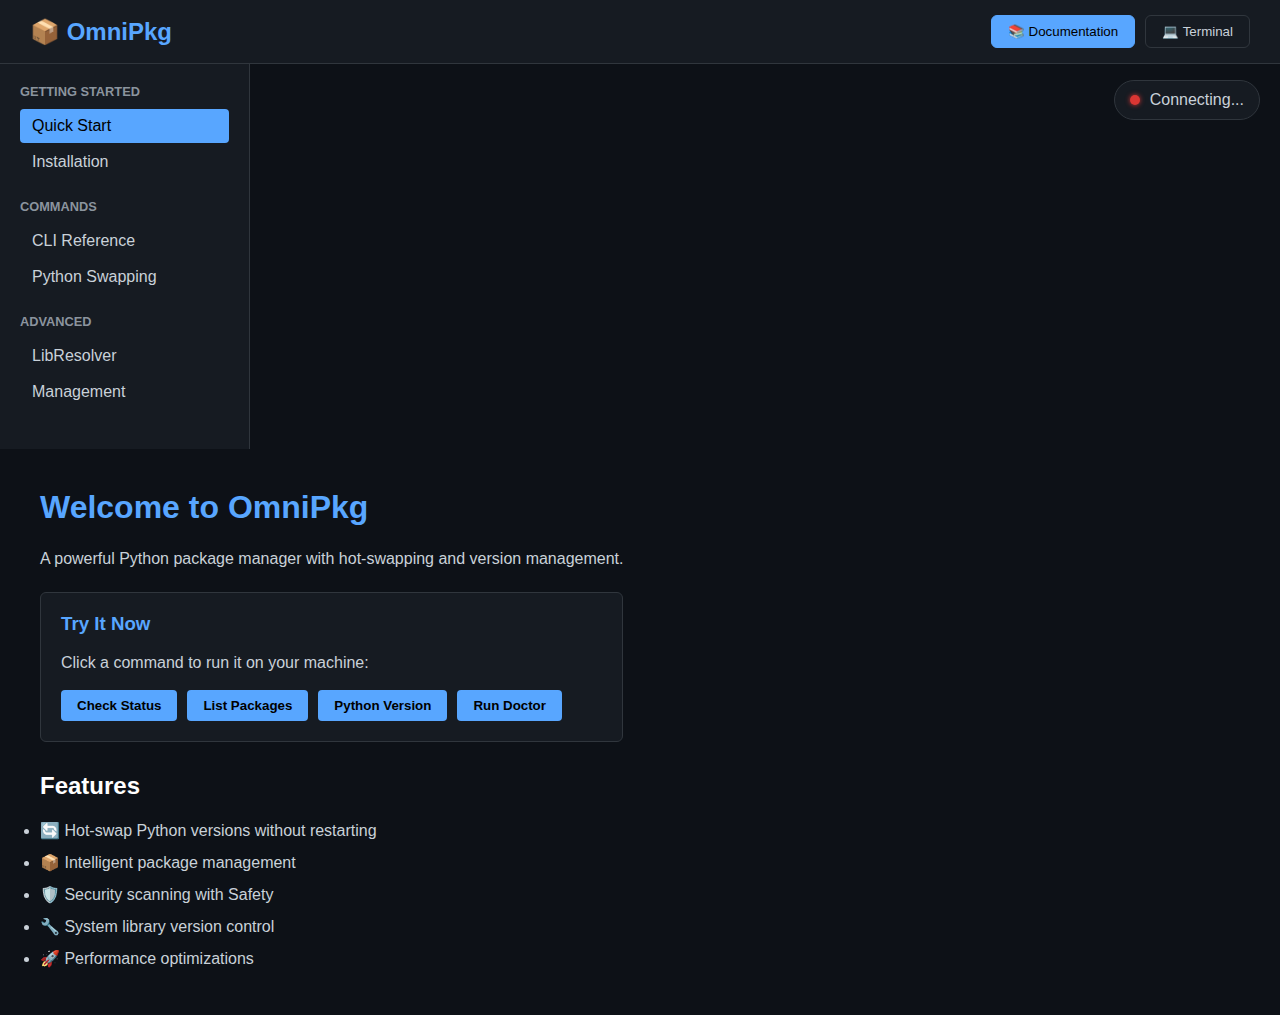
<file: public_site/index.html>
<!DOCTYPE html>
<html lang="en">
<head>
    <meta charset="UTF-8">
    <meta name="viewport" content="width=device-width, initial-scale=1.0">
    <title>OmniPkg - Interactive Documentation</title>
    <style>
        :root {
            --bg: #0d1117;
            --card: #161b22;
            --border: #30363d;
            --text: #c9d1d9;
            --accent: #58a6ff;
            --success: #2ea043;
        }
        * { margin: 0; padding: 0; box-sizing: border-box; }
        body {
            font-family: -apple-system, BlinkMacSystemFont, 'Segoe UI', Roboto, sans-serif;
            background: var(--bg);
            color: var(--text);
        }

        /* Header */
        header {
            background: var(--card);
            border-bottom: 1px solid var(--border);
            padding: 15px 30px;
            display: flex;
            justify-content: space-between;
            align-items: center;
        }
        .logo { font-size: 1.5rem; font-weight: bold; color: var(--accent); }
        .tabs {
            display: flex;
            gap: 10px;
        }
        .tab {
            padding: 8px 16px;
            background: transparent;
            border: 1px solid var(--border);
            border-radius: 6px;
            color: var(--text);
            cursor: pointer;
            transition: all 0.2s;
        }
        .tab:hover, .tab.active {
            background: var(--accent);
            color: #000;
            border-color: var(--accent);
        }

        /* Status */
        .status-bar {
            position: fixed;
            top: 80px;
            right: 20px;
            background: var(--card);
            border: 1px solid var(--border);
            padding: 10px 15px;
            border-radius: 20px;
            display: flex;
            align-items: center;
            gap: 10px;
            z-index: 100;
        }
        .dot {
            width: 10px;
            height: 10px;
            border-radius: 50%;
            background: #da3633;
            box-shadow: 0 0 5px #da3633;
        }
        .dot.connected {
            background: var(--success);
            box-shadow: 0 0 10px var(--success);
        }

        /* Content Area */
        .content {
            display: flex;
            height: calc(100vh - 60px);
        }
        
        /* Sidebar */
        .sidebar {
            width: 250px;
            background: var(--card);
            border-right: 1px solid var(--border);
            overflow-y: auto;
            padding: 20px;
        }
        .nav-section {
            margin-bottom: 20px;
        }
        .nav-title {
            font-size: 0.8rem;
            color: #8b949e;
            text-transform: uppercase;
            margin-bottom: 10px;
            font-weight: bold;
        }
        .nav-item {
            padding: 8px 12px;
            margin: 2px 0;
            border-radius: 4px;
            cursor: pointer;
            transition: all 0.2s;
        }
        .nav-item:hover {
            background: var(--bg);
        }
        .nav-item.active {
            background: var(--accent);
            color: #000;
        }

        /* Main Content */
        .main {
            flex: 1;
            overflow-y: auto;
            padding: 40px;
        }
        .main h1 { color: var(--accent); margin-bottom: 20px; }
        .main h2 { color: #fff; margin: 30px 0 15px; }
        .main p { line-height: 1.6; margin-bottom: 15px; }
        .main code {
            background: var(--card);
            padding: 2px 6px;
            border-radius: 3px;
            font-family: 'Monaco', monospace;
        }
        .main pre {
            background: #000;
            padding: 15px;
            border-radius: 6px;
            overflow-x: auto;
            margin: 15px 0;
        }

        /* Interactive Command Buttons */
        .command-demo {
            background: var(--card);
            border: 1px solid var(--border);
            border-radius: 6px;
            padding: 20px;
            margin: 20px 0;
        }
        .command-demo h3 {
            color: var(--accent);
            margin-bottom: 15px;
        }
        .cmd-buttons {
            display: flex;
            gap: 10px;
            flex-wrap: wrap;
        }
        .cmd-btn {
            padding: 8px 16px;
            background: var(--accent);
            color: #000;
            border: none;
            border-radius: 4px;
            cursor: pointer;
            font-weight: bold;
            transition: all 0.2s;
        }
        .cmd-btn:hover {
            opacity: 0.8;
        }
        .cmd-btn:disabled {
            background: var(--border);
            color: #666;
            cursor: not-allowed;
        }
        
        .output-box {
            background: #000;
            padding: 15px;
            border-radius: 6px;
            margin-top: 15px;
            max-height: 300px;
            overflow-y: auto;
            font-family: 'Monaco', monospace;
            font-size: 0.9rem;
            white-space: pre-wrap;
            color: #00ff88;
        }

        /* Terminal Tab */
        .terminal-container {
            display: none;
            padding: 20px;
        }
        .terminal-container.active {
            display: block;
        }
        .terminal-window {
            background: #000;
            border: 1px solid var(--border);
            border-radius: 8px;
            max-width: 900px;
            margin: 0 auto;
        }
        .terminal-header {
            background: var(--card);
            padding: 10px 15px;
            border-bottom: 1px solid var(--border);
            display: flex;
            gap: 8px;
        }
        .traffic-light {
            width: 12px;
            height: 12px;
            border-radius: 50%;
        }
        .red { background: #ff5f56; }
        .yellow { background: #ffbd2e; }
        .green { background: #27c93f; }
        .terminal-body {
            height: 400px;
            padding: 20px;
            overflow-y: auto;
            font-family: 'Monaco', monospace;
            color: #c9d1d9;
        }
        .terminal-input {
            display: flex;
            border-top: 1px solid var(--border);
            background: var(--card);
            padding: 10px;
        }
        .terminal-input input {
            flex: 1;
            background: transparent;
            border: none;
            color: #fff;
            font-family: 'Monaco', monospace;
            font-size: 1rem;
            outline: none;
            margin-left: 10px;
        }
    </style>
</head>
<body>

<header>
    <div class="logo">📦 OmniPkg</div>
    <div class="tabs">
        <button class="tab active" onclick="switchTab('docs')">📚 Documentation</button>
        <button class="tab" onclick="switchTab('terminal')">💻 Terminal</button>
    </div>
</header>

<div class="status-bar">
    <div id="statusDot" class="dot"></div>
    <span id="statusText">Connecting...</span>
</div>

<div class="content">
    <!-- Docs View -->
    <div id="docsView" class="docs-view">
        <div class="sidebar">
            <div class="nav-section">
                <div class="nav-title">Getting Started</div>
                <div class="nav-item active" onclick="loadDoc('getting-started')">Quick Start</div>
                <div class="nav-item" onclick="loadDoc('installation')">Installation</div>
            </div>
            <div class="nav-section">
                <div class="nav-title">Commands</div>
                <div class="nav-item" onclick="loadDoc('cli-reference')">CLI Reference</div>
                <div class="nav-item" onclick="loadDoc('python-swapping')">Python Swapping</div>
            </div>
            <div class="nav-section">
                <div class="nav-title">Advanced</div>
                <div class="nav-item" onclick="loadDoc('libresolver')">LibResolver</div>
                <div class="nav-item" onclick="loadDoc('management')">Management</div>
            </div>
        </div>

        <div class="main" id="docContent">
            <h1>Welcome to OmniPkg</h1>
            <p>A powerful Python package manager with hot-swapping and version management.</p>
            
            <div class="command-demo">
                <h3>Try It Now</h3>
                <p>Click a command to run it on your machine:</p>
                <div class="cmd-buttons">
                    <button class="cmd-btn" onclick="runCommand('status')">Check Status</button>
                    <button class="cmd-btn" onclick="runCommand('list')">List Packages</button>
                    <button class="cmd-btn" onclick="runCommand('python --version')">Python Version</button>
                    <button class="cmd-btn" onclick="runCommand('doctor')">Run Doctor</button>
                </div>
                <div id="cmdOutput" class="output-box" style="display:none;"></div>
            </div>

            <h2>Features</h2>
            <ul style="line-height: 2;">
                <li>🔄 Hot-swap Python versions without restarting</li>
                <li>📦 Intelligent package management</li>
                <li>🛡️ Security scanning with Safety</li>
                <li>🔧 System library version control</li>
                <li>🚀 Performance optimizations</li>
            </ul>
        </div>
    </div>

    <!-- Terminal View -->
    <div id="terminalView" class="terminal-container">
        <div class="terminal-window">
            <div class="terminal-header">
                <div class="traffic-light red"></div>
                <div class="traffic-light yellow"></div>
                <div class="traffic-light green"></div>
            </div>
            <div id="terminalBody" class="terminal-body">
                <div style="color: #888">// Waiting for bridge connection...</div>
            </div>
            <div class="terminal-input">
                <span style="color: #00ff88;">omnipkg $</span>
                <input type="text" id="terminalInput" placeholder="Enter command...">
            </div>
        </div>
    </div>
</div>

<script>
    // Configuration
    const WORKER_URL = 'https://omnipkg.1minds3t.workers.dev';
    let PORT = 5000;
    let isConnected = false;

    // Get port from URL hash
    if (window.location.hash) {
        const val = parseInt(window.location.hash.substring(1));
        if (!isNaN(val) && val > 1024) PORT = val;
    }

    // Analytics Tracking (Privacy-Safe)
    async function trackEvent(eventType, eventName, metadata = {}) {
        try {
            await fetch(`${WORKER_URL}/analytics/track`, {
                method: 'POST',
                headers: { 'Content-Type': 'application/json' },
                body: JSON.stringify({
                    event_type: eventType,
                    event_name: eventName,
                    page: window.location.pathname,
                    metadata: metadata
                })
            });
        } catch (e) {
            console.log('Analytics unavailable');
        }
    }

    // Track page view
    trackEvent('page_view', 'docs');

    // UI Functions
    function switchTab(tab) {
        document.querySelectorAll('.tab').forEach(t => t.classList.remove('active'));
        event.target.classList.add('active');
        
        if (tab === 'docs') {
            document.getElementById('docsView').style.display = 'flex';
            document.getElementById('terminalView').classList.remove('active');
        } else {
            document.getElementById('docsView').style.display = 'none';
            document.getElementById('terminalView').classList.add('active');
        }
        
        trackEvent('button_click', `tab_${tab}`);
    }

    function loadDoc(docName) {
        document.querySelectorAll('.nav-item').forEach(i => i.classList.remove('active'));
        event.target.classList.add('active');
        
        // In production, load actual markdown content from /docs
        // For now, show placeholder
        document.getElementById('docContent').innerHTML = `
            <h1>${docName.replace('-', ' ')}</h1>
            <p>Loading documentation...</p>
            <p>In production, this will load content from your MkDocs markdown files.</p>
        `;
        
        trackEvent('page_view', docName);
    }

    // Bridge Connection
    async function checkHealth() {
        try {
            const res = await fetch(`${WORKER_URL}/proxy`, {
                method: 'POST',
                headers: { 'Content-Type': 'application/json' },
                body: JSON.stringify({
                    port: PORT,
                    endpoint: '/health',
                    method: 'GET'
                })
            });
            
            if (res.ok) {
                if (!isConnected) {
                    isConnected = true;
                    document.getElementById('statusDot').classList.add('connected');
                    document.getElementById('statusText').textContent = `Connected (Port ${PORT})`;
                    document.querySelectorAll('.cmd-btn').forEach(btn => btn.disabled = false);
                }
            }
        } catch (e) {
            if (isConnected) {
                isConnected = false;
                document.getElementById('statusDot').classList.remove('connected');
                document.getElementById('statusText').textContent = 'Disconnected';
                document.querySelectorAll('.cmd-btn').forEach(btn => btn.disabled = true);
            }
        }
    }

    // Run Command
    async function runCommand(cmd) {
        const outputBox = document.getElementById('cmdOutput');
        outputBox.style.display = 'block';
        outputBox.textContent = `> ${cmd}\n\nExecuting...`;
        
        trackEvent('button_click', `cmd_${cmd.split(' ')[0]}`);
        
        try {
            const res = await fetch(`${WORKER_URL}/proxy`, {
                method: 'POST',
                headers: { 'Content-Type': 'application/json' },
                body: JSON.stringify({
                    port: PORT,
                    endpoint: '/run',
                    method: 'POST',
                    data: { command: cmd }
                })
            });
            
            const data = await res.json();
            outputBox.textContent = `> ${cmd}\n\n${data.output || 'No output'}`;
        } catch (e) {
            outputBox.textContent = `> ${cmd}\n\n❌ Error: ${e.message}`;
        }
    }

    // Terminal Input
    document.getElementById('terminalInput')?.addEventListener('keypress', async (e) => {
        if (e.key === 'Enter') {
            const cmd = e.target.value.trim();
            if (cmd) {
                const terminal = document.getElementById('terminalBody');
                terminal.innerHTML += `\n> ${cmd}\n`;
                
                await runCommand(cmd);
                e.target.value = '';
            }
        }
    });

    // Start health check polling
    setInterval(checkHealth, 3000);
    checkHealth();
</script>

</body>
</html>
</file>
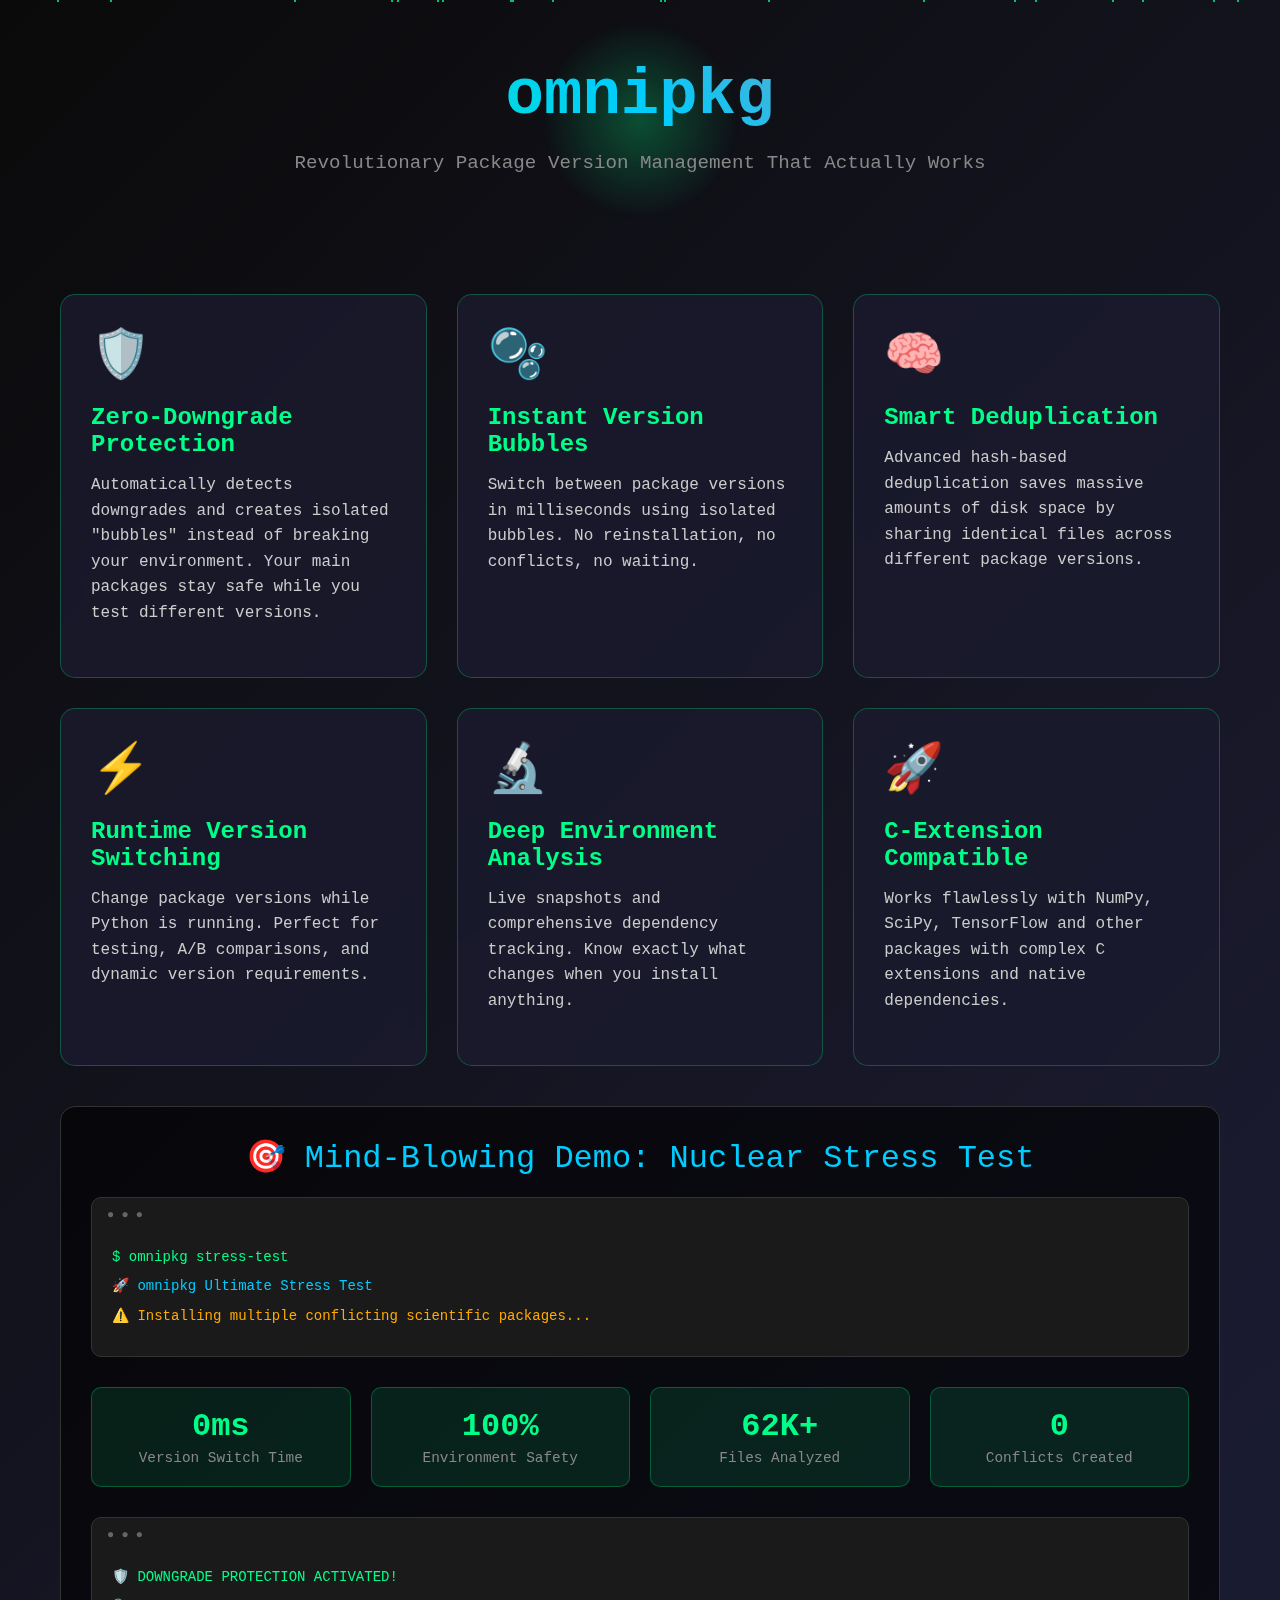
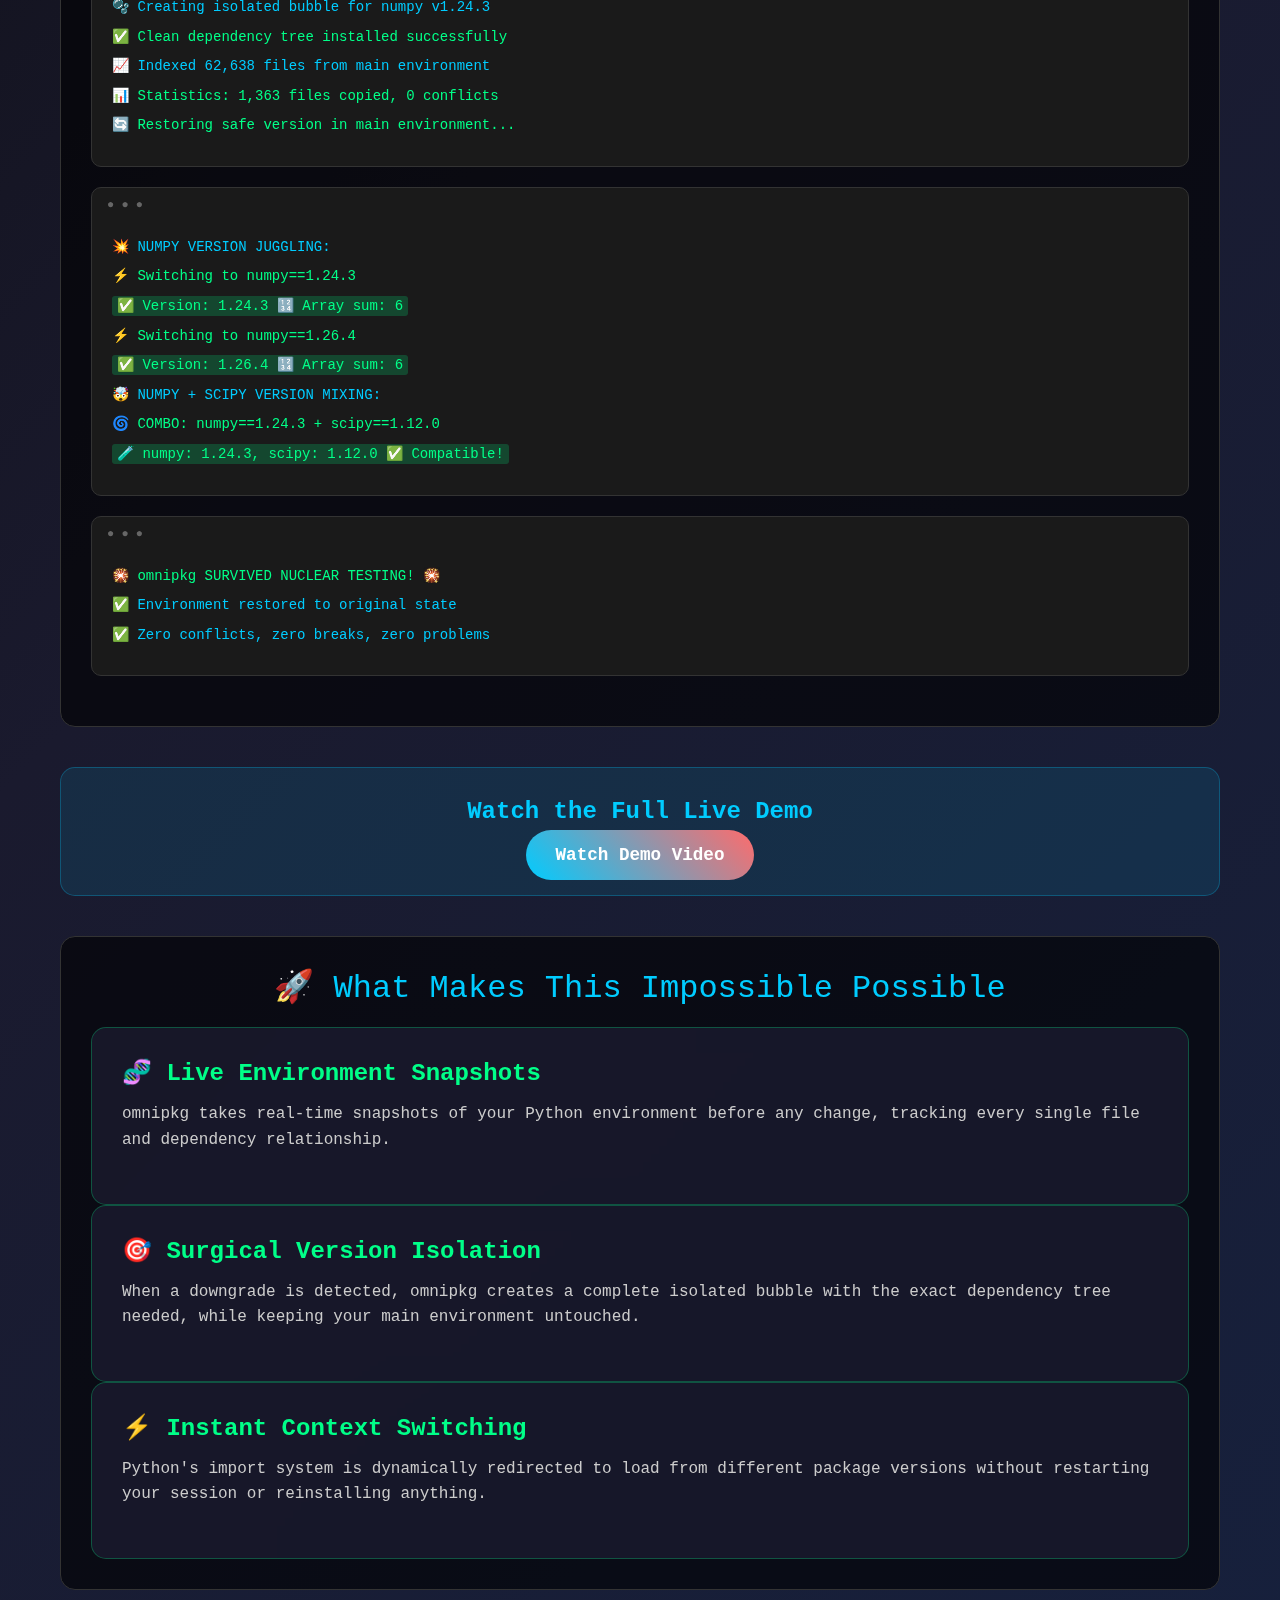
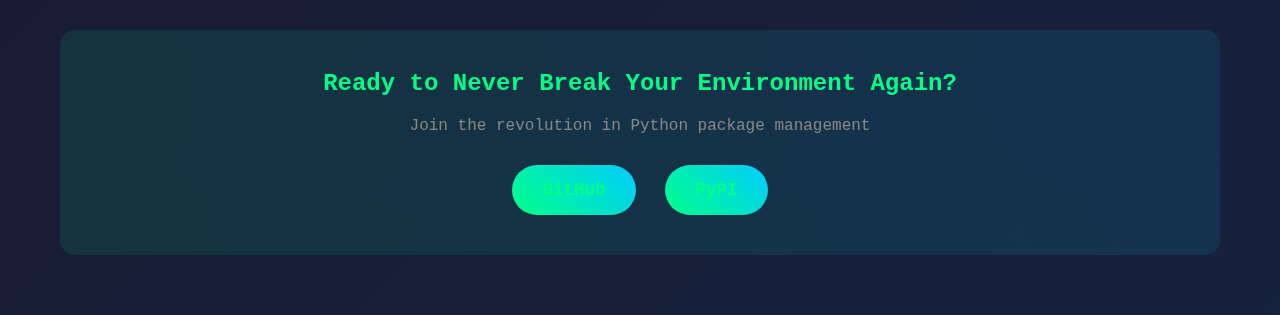
<file: templates/index.html>
<!DOCTYPE html>

<html lang="en">
<head>
    <meta charset="UTF-8">
    <meta name="viewport" content="width=device-width, initial-scale=1.0">
    <title>omnipkg - Revolutionary Package Management</title>
    <style>
        * {
            margin: 0;
            padding: 0;
            box-sizing: border-box;
        }

    body {
        font-family: 'Monaco', 'Consolas', monospace;
        background: linear-gradient(135deg, #0a0a0a 0%, #1a1a2e 50%, #16213e 100%);
        color: #00ff88;
        overflow-x: hidden;
        min-height: 100vh;
    }

    .container {
        max-width: 1200px;
        margin: 0 auto;
        padding: 20px;
    }

    .hero {
        text-align: center;
        padding: 40px 0;
        position: relative;
    }

    .hero::before {
        content: '';
        position: absolute;
        top: 0;
        left: 50%;
        transform: translateX(-50%);
        width: 200px;
        height: 200px;
        background: radial-gradient(circle, #00ff8844 0%, transparent 70%);
        border-radius: 50%;
        animation: pulse 3s ease-in-out infinite;
    }

    @keyframes pulse {
        0%, 100% { transform: translateX(-50%) scale(1); opacity: 0.5; }
        50% { transform: translateX(-50%) scale(1.2); opacity: 0.8; }
    }

    .logo {
        font-size: 4rem;
        font-weight: bold;
        background: linear-gradient(45deg, #00ff88, #00ccff, #ff6b6b);
        -webkit-background-clip: text;
        -webkit-text-fill-color: transparent;
        background-clip: text;
        margin-bottom: 20px;
        position: relative;
        z-index: 1;
    }

    .tagline {
        font-size: 1.2rem;
        color: #888;
        margin-bottom: 40px;
        position: relative;
        z-index: 1;
    }

    .features-grid {
        display: grid;
        grid-template-columns: repeat(auto-fit, minmax(350px, 1fr));
        gap: 30px;
        margin: 40px 0;
    }

    .feature-card {
        background: rgba(26, 26, 46, 0.8);
        border: 1px solid #00ff8844;
        border-radius: 15px;
        padding: 30px;
        position: relative;
        transition: all 0.3s ease;
        backdrop-filter: blur(10px);
    }

    .feature-card:hover {
        transform: translateY(-10px);
        box-shadow: 0 20px 40px rgba(0, 255, 136, 0.2);
        border-color: #00ff88;
    }

    .feature-icon {
        font-size: 3rem;
        margin-bottom: 20px;
        display: block;
    }

    .feature-title {
        font-size: 1.5rem;
        color: #00ff88;
        margin-bottom: 15px;
        font-weight: bold;
    }

    .feature-description {
        color: #ccc;
        line-height: 1.6;
        margin-bottom: 20px;
    }

    .demo-section {
        background: rgba(0, 0, 0, 0.6);
        border-radius: 15px;
        padding: 30px;
        margin: 40px 0;
        border: 1px solid #333;
    }

    .demo-title {
        font-size: 2rem;
        color: #00ccff;
        margin-bottom: 20px;
        text-align: center;
    }

    .terminal {
        background: #1a1a1a;
        border-radius: 10px;
        padding: 20px;
        margin: 20px 0;
        border: 1px solid #333;
        position: relative;
        overflow-x: auto;
    }

    .terminal::before {
        content: '● ● ●';
        position: absolute;
        top: 10px;
        left: 15px;
        color: #666;
        font-size: 12px;
    }

    .terminal-content {
        margin-top: 30px;
        font-family: 'Monaco', monospace;
        font-size: 14px;
        line-height: 1.4;
    }

    .cmd-line {
        margin: 10px 0;
    }

    .prompt {
        color: #00ff88;
    }

    .success {
        color: #00ff88;
    }

    .warning {
        color: #ffaa00;
    }

    .info {
        color: #00ccff;
    }

    .error {
        color: #ff6b6b;
    }

    .highlight {
        background: rgba(0, 255, 136, 0.2);
        padding: 2px 5px;
        border-radius: 3px;
    }

    .stats-grid {
        display: grid;
        grid-template-columns: repeat(auto-fit, minmax(200px, 1fr));
        gap: 20px;
        margin: 30px 0;
    }

    .stat-card {
        background: rgba(0, 255, 136, 0.1);
        border: 1px solid #00ff8844;
        border-radius: 10px;
        padding: 20px;
        text-align: center;
    }

    .stat-number {
        font-size: 2rem;
        font-weight: bold;
        color: #00ff88;
        display: block;
    }

    .stat-label {
        color: #888;
        font-size: 0.9rem;
        margin-top: 5px;
    }

    .cta-section {
        text-align: center;
        padding: 40px 0;
        background: linear-gradient(45deg, rgba(0, 255, 136, 0.1), rgba(0, 204, 255, 0.1));
        border-radius: 15px;
        margin: 40px 0;
    }

    .cta-button {
        display: inline-block;
        background: linear-gradient(45deg, #00ff88, #00ccff);
        color: #000;
        padding: 15px 30px;
        border-radius: 25px;
        text-decoration: none;
        font-weight: bold;
        font-size: 1.1rem;
        transition: all 0.3s ease;
        border: none;
        cursor: pointer;
    }
    
    /* New styles for the additional CTA buttons */
    .cta-links a {
        display: inline-block;
        margin: 0 10px;
        color: #00ff88;
        font-size: 1.1rem;
        text-decoration: none;
        transition: color 0.3s ease;
    }

    .cta-links a:hover {
        color: #00ccff;
    }

    .cta-button:hover {
        transform: scale(1.05);
        box-shadow: 0 10px 20px rgba(0, 255, 136, 0.3);
    }
    
    .demo-link-section {
        background: rgba(0, 204, 255, 0.1);
        border: 1px solid #00ccff44;
        border-radius: 15px;
        padding: 30px;
        margin: 40px 0;
        text-align: center;
    }

    .demo-link-section h2 {
        color: #00ccff;
        margin-bottom: 20px;
    }

    .demo-link-button {
        background: linear-gradient(45deg, #00ccff, #ff6b6b);
        color: #fff;
        padding: 15px 30px;
        border-radius: 25px;
        text-decoration: none;
        font-weight: bold;
        font-size: 1.1rem;
        transition: all 0.3s ease;
        border: none;
        cursor: pointer;
    }
    
    .demo-link-button:hover {
        transform: scale(1.05);
        box-shadow: 0 10px 20px rgba(0, 204, 255, 0.3);
    }

    .floating-particles {
        position: fixed;
        top: 0;
        left: 0;
        width: 100%;
        height: 100%;
        pointer-events: none;
        z-index: -1;
    }

    .particle {
        position: absolute;
        width: 2px;
        height: 2px;
        background: #00ff88;
        border-radius: 50%;
        animation: float 6s ease-in-out infinite;
    }

    @keyframes float {
        0%, 100% { transform: translateY(0px) rotate(0deg); opacity: 0; }
        50% { transform: translateY(-100px) rotate(180deg); opacity: 1; }
    }
</style>
</head>
<body>
    <div class="floating-particles" id="particles"></div>

<div class="container">
    <div class="hero">
        <div class="logo">omnipkg</div>
        <div class="tagline">Revolutionary Package Version Management That Actually Works</div>
    </div>

    <div class="features-grid">
        <div class="feature-card">
            <div class="feature-icon">🛡️</div>
            <div class="feature-title">Zero-Downgrade Protection</div>
            <div class="feature-description">
                Automatically detects downgrades and creates isolated "bubbles" instead of breaking your environment. 
                Your main packages stay safe while you test different versions.
            </div>
        </div>

        <div class="feature-card">
            <div class="feature-icon">🫧</div>
            <div class="feature-title">Instant Version Bubbles</div>
            <div class="feature-description">
                Switch between package versions in milliseconds using isolated bubbles. 
                No reinstallation, no conflicts, no waiting.
            </div>
        </div>

        <div class="feature-card">
            <div class="feature-icon">🧠</div>
            <div class="feature-title">Smart Deduplication</div>
            <div class="feature-description">
                Advanced hash-based deduplication saves massive amounts of disk space by 
                sharing identical files across different package versions.
            </div>
        </div>

        <div class="feature-card">
            <div class="feature-icon">⚡</div>
            <div class="feature-title">Runtime Version Switching</div>
            <div class="feature-description">
                Change package versions while Python is running. Perfect for testing, 
                A/B comparisons, and dynamic version requirements.
            </div>
        </div>

        <div class="feature-card">
            <div class="feature-icon">🔬</div>
            <div class="feature-title">Deep Environment Analysis</div>
            <div class="feature-description">
                Live snapshots and comprehensive dependency tracking. 
                Know exactly what changes when you install anything.
            </div>
        </div>

        <div class="feature-card">
            <div class="feature-icon">🚀</div>
            <div class="feature-title">C-Extension Compatible</div>
            <div class="feature-description">
                Works flawlessly with NumPy, SciPy, TensorFlow and other packages 
                with complex C extensions and native dependencies.
            </div>
        </div>
    </div>

    <div class="demo-section">
        <div class="demo-title">🎯 Mind-Blowing Demo: Nuclear Stress Test</div>
        
        <div class="terminal">
            <div class="terminal-content">
                <div class="cmd-line"><span class="prompt">$</span> omnipkg stress-test</div>
                <div class="cmd-line"><span class="info">🚀 omnipkg Ultimate Stress Test</span></div>
                <div class="cmd-line"><span class="warning">⚠️  Installing multiple conflicting scientific packages...</span></div>
            </div>
        </div>

        <div class="stats-grid">
            <div class="stat-card">
                <span class="stat-number">0ms</span>
                <div class="stat-label">Version Switch Time</div>
            </div>
            <div class="stat-card">
                <span class="stat-number">100%</span>
                <div class="stat-label">Environment Safety</div>
            </div>
            <div class="stat-card">
                <span class="stat-number">62K+</span>
                <div class="stat-label">Files Analyzed</div>
            </div>
            <div class="stat-card">
                <span class="stat-number">0</span>
                <div class="stat-label">Conflicts Created</div>
            </div>
        </div>

        <div class="terminal">
            <div class="terminal-content">
                <div class="cmd-line"><span class="success">🛡️  DOWNGRADE PROTECTION ACTIVATED!</span></div>
                <div class="cmd-line"><span class="info">🫧 Creating isolated bubble for numpy v1.24.3</span></div>
                <div class="cmd-line"><span class="success">    ✅ Clean dependency tree installed successfully</span></div>
                <div class="cmd-line"><span class="info">    📈 Indexed 62,638 files from main environment</span></div>
                <div class="cmd-line"><span class="success">    📊 Statistics: 1,363 files copied, 0 conflicts</span></div>
                <div class="cmd-line"><span class="success">🔄 Restoring safe version in main environment...</span></div>
            </div>
        </div>

        <div class="terminal">
            <div class="terminal-content">
                <div class="cmd-line"><span class="info">💥 NUMPY VERSION JUGGLING:</span></div>
                <div class="cmd-line"><span class="success">⚡ Switching to numpy==1.24.3</span></div>
                <div class="cmd-line"><span class="highlight">   ✅ Version: 1.24.3 🔢 Array sum: 6</span></div>
                <div class="cmd-line"><span class="success">⚡ Switching to numpy==1.26.4</span></div>
                <div class="cmd-line"><span class="highlight">   ✅ Version: 1.26.4 🔢 Array sum: 6</span></div>
                <div class="cmd-line"></div>
                <div class="cmd-line"><span class="info">🤯 NUMPY + SCIPY VERSION MIXING:</span></div>
                <div class="cmd-line"><span class="success">🌀 COMBO: numpy==1.24.3 + scipy==1.12.0</span></div>
                <div class="cmd-line"><span class="highlight">   🧪 numpy: 1.24.3, scipy: 1.12.0 ✅ Compatible!</span></div>
            </div>
        </div>

        <div class="terminal">
            <div class="terminal-content">
                <div class="cmd-line"><span class="success">🎇 omnipkg SURVIVED NUCLEAR TESTING! 🎇</span></div>
                <div class="cmd-line"><span class="info">✅ Environment restored to original state</span></div>
                <div class="cmd-line"><span class="info">✅ Zero conflicts, zero breaks, zero problems</span></div>
            </div>
        </div>
    </div>

    <div class="demo-link-section">
        <h2>Watch the Full Live Demo</h2>
        <a href="https://imgur.com/gallery/omnipkg-demo-v1-0-4-IWBGBTl" class="demo-link-button">Watch Demo Video</a>
    </div>

    <div class="demo-section">
        <div class="demo-title">🚀 What Makes This Impossible Possible</div>
        
        <div class="feature-card">
            <div class="feature-title">🧬 Live Environment Snapshots</div>
            <div class="feature-description">
                omnipkg takes real-time snapshots of your Python environment before any change, 
                tracking every single file and dependency relationship.
            </div>
        </div>

        <div class="feature-card">
            <div class="feature-title">🎯 Surgical Version Isolation</div>
            <div class="feature-description">
                When a downgrade is detected, omnipkg creates a complete isolated bubble with 
                the exact dependency tree needed, while keeping your main environment untouched.
            </div>
        </div>

        <div class="feature-card">
            <div class="feature-title">⚡ Instant Context Switching</div>
            <div class="feature-description">
                Python's import system is dynamically redirected to load from different 
                package versions without restarting your session or reinstalling anything.
            </div>
        </div>
    </div>

    <div class="cta-section">
        <h2 style="color: #00ff88; margin-bottom: 20px;">Ready to Never Break Your Environment Again?</h2>
        <p style="color: #888; margin-bottom: 30px;">Join the revolution in Python package management</p>
        <div class="cta-links">
            <a href="https://github.com/1minds3t/omnipkg" class="cta-button">GitHub</a>
            <a href="https://pypi.org/project/omnipkg/" class="cta-button">PyPI</a>
        </div>
    </div>
</div>

<script>
    // Create floating particles
    function createParticles() {
        const container = document.getElementById('particles');
        const particleCount = 20;

        for (let i = 0; i < particleCount; i++) {
            const particle = document.createElement('div');
            particle.className = 'particle';
            particle.style.left = Math.random() * 100 + '%';
            particle.style.animationDelay = Math.random() * 6 + 's';
            particle.style.animationDuration = (3 + Math.random() * 6) + 's';
            container.appendChild(particle);
        }
    }

    document.addEventListener('DOMContentLoaded', createParticles);

    // Add some interactive hover effects
    document.querySelectorAll('.feature-card').forEach(card => {
        card.addEventListener('mouseenter', function() {
            this.style.transform = 'translateY(-10px) scale(1.02)';
        });
        
        card.addEventListener('mouseleave', function() {
            this.style.transform = 'translateY(0) scale(1)';
        });
    });
</script>

</body>
</html>
</file>
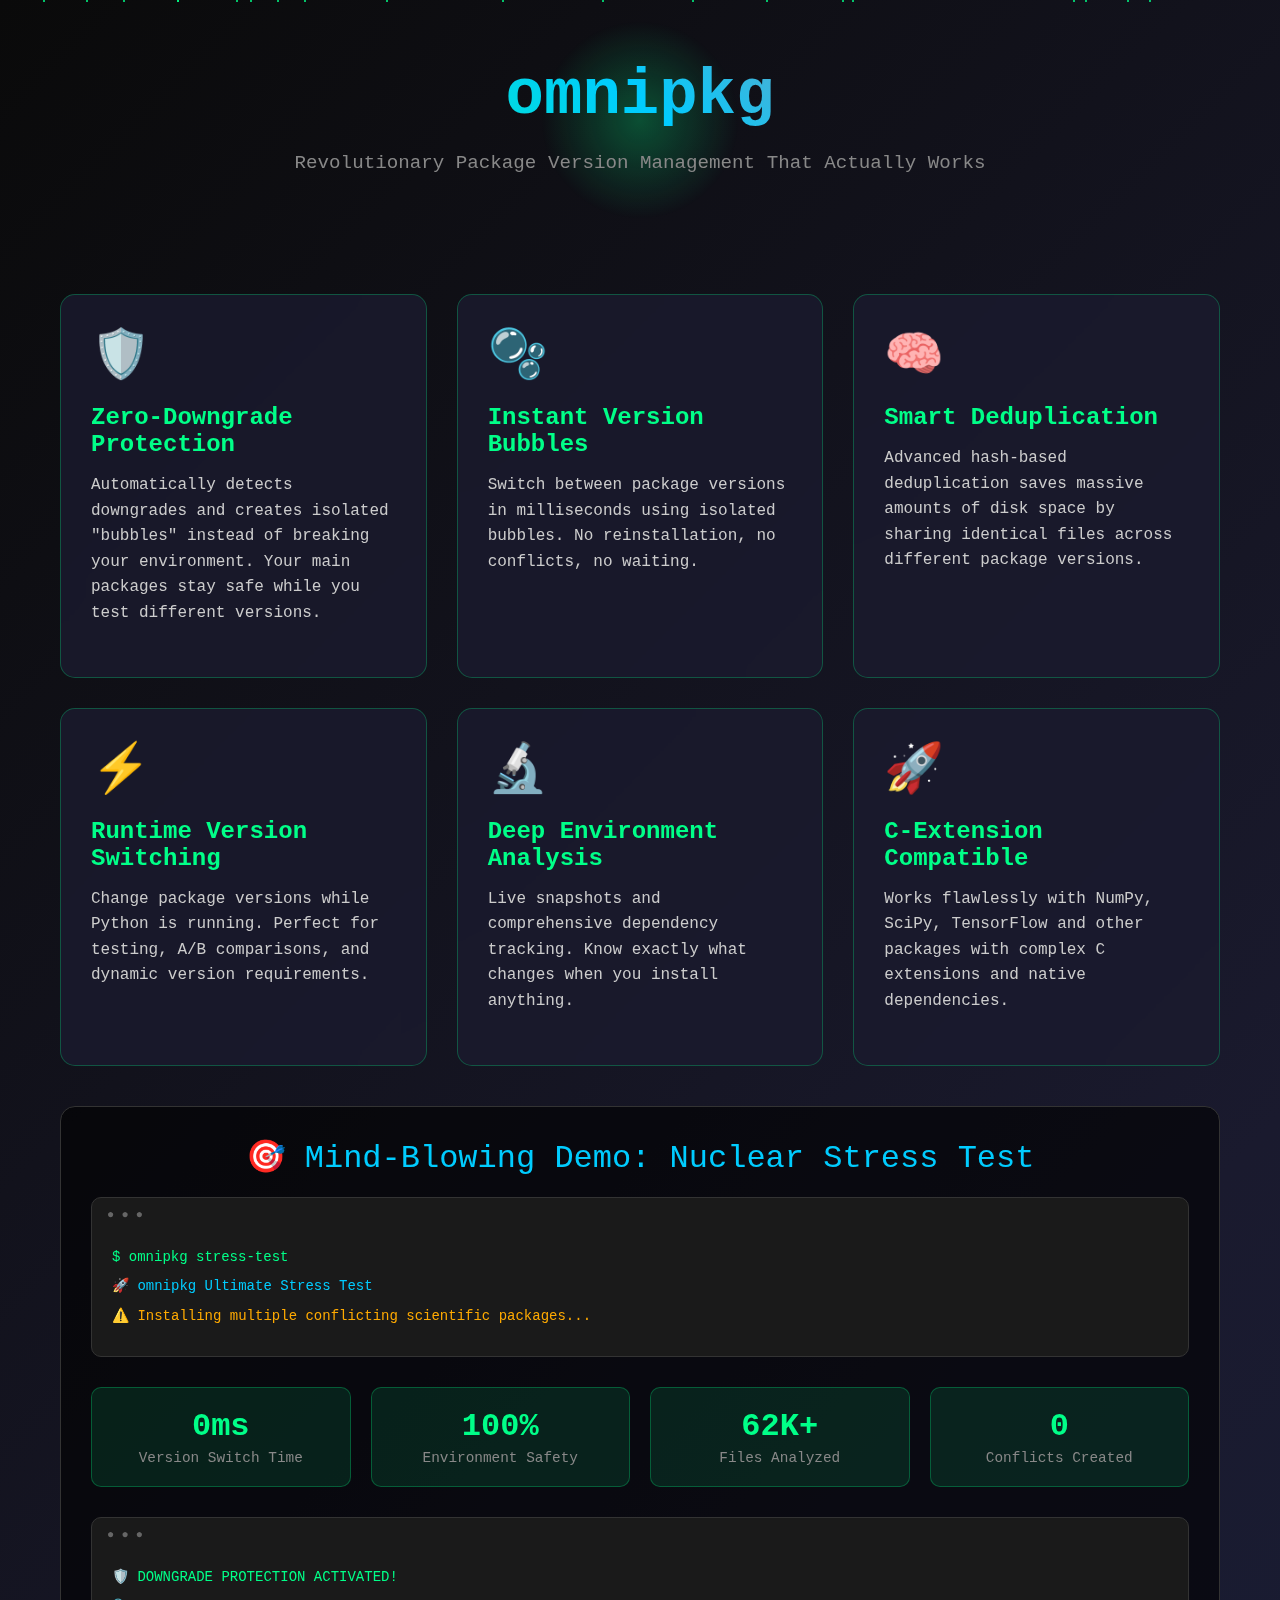
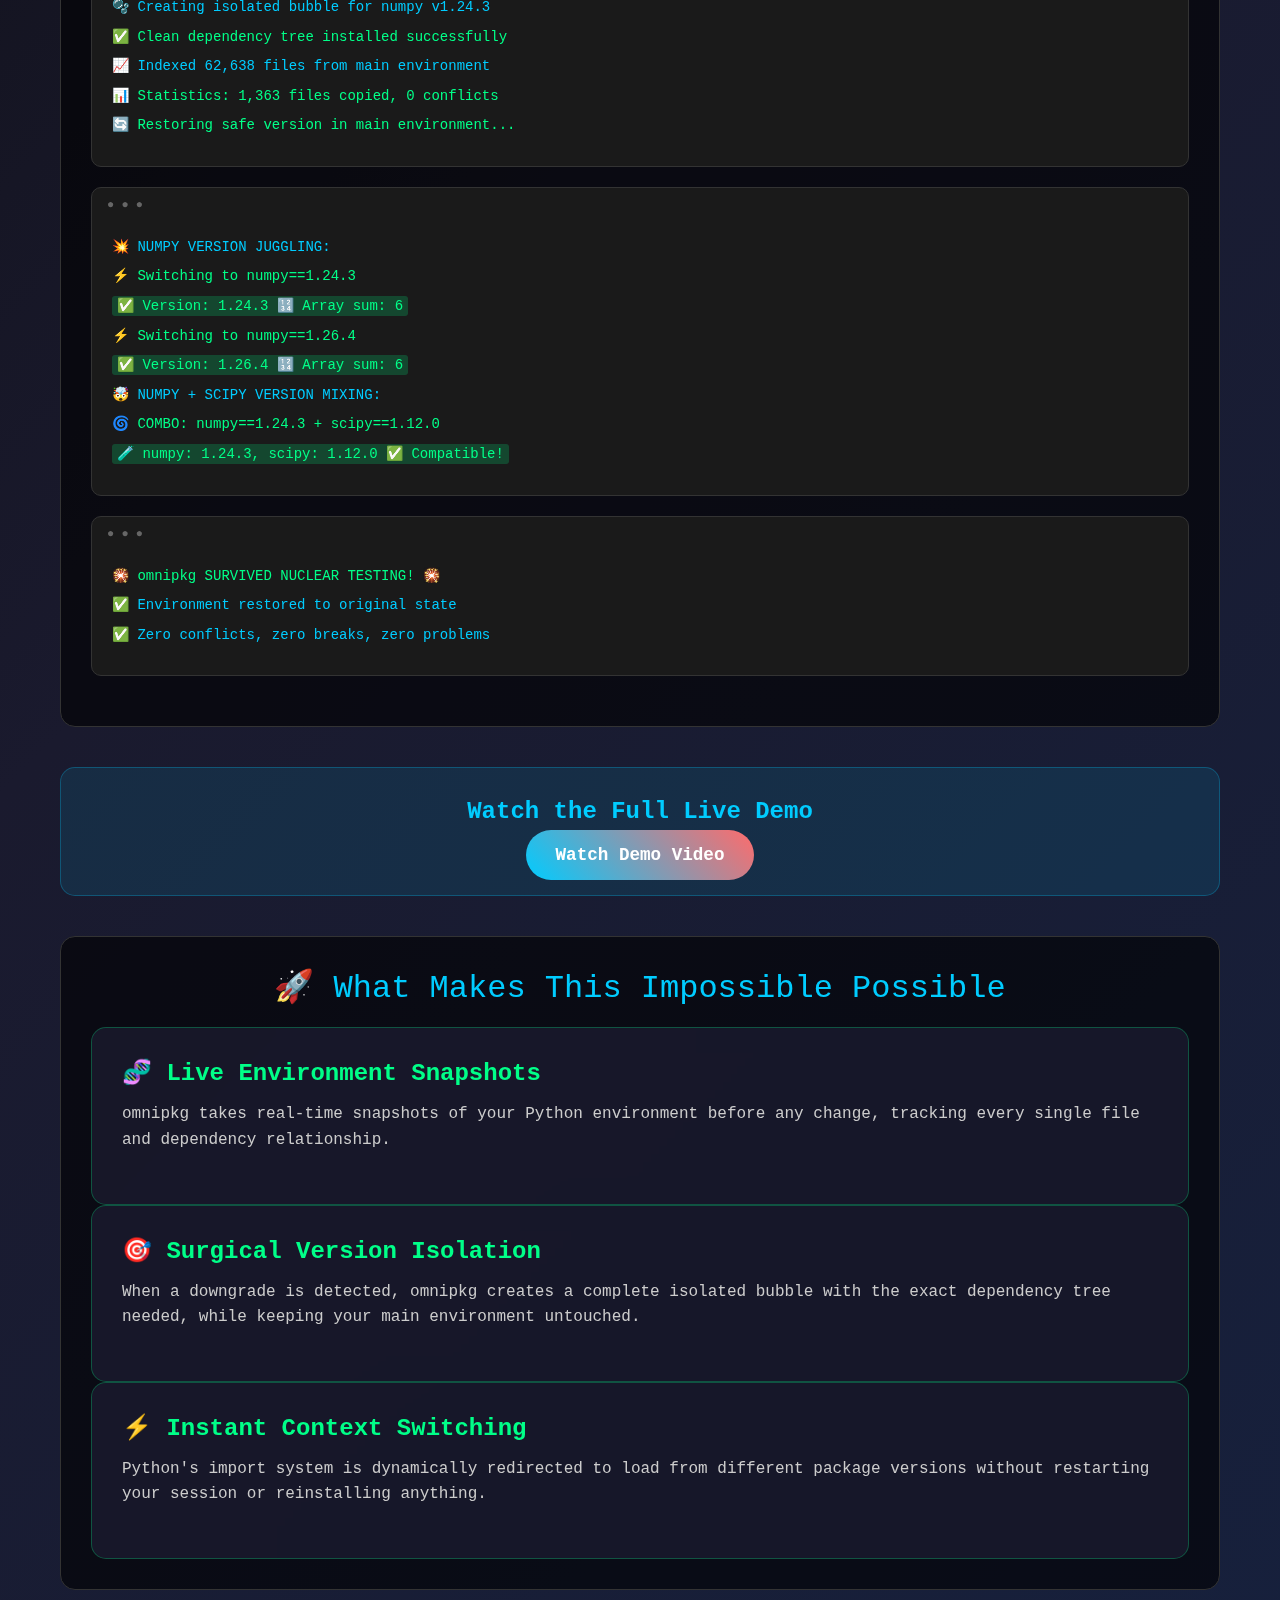
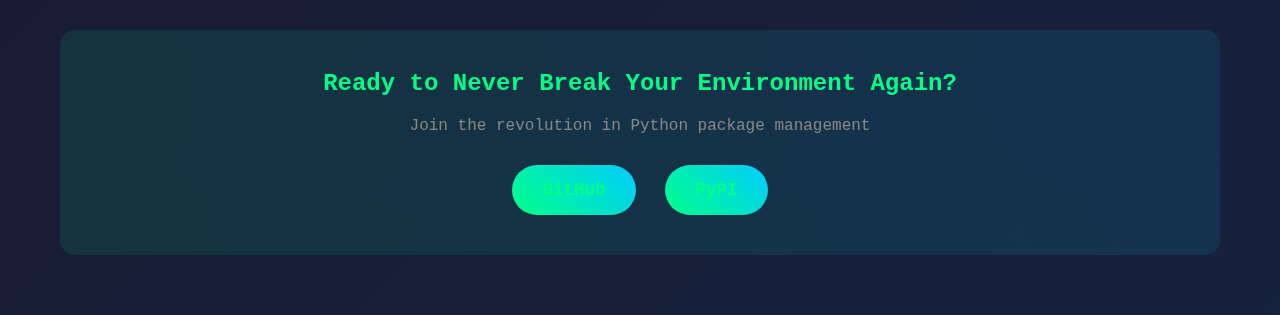
<file: newfeatures/newfeatures2/templates/index.html>
<!DOCTYPE html>

<html lang="en">
<head>
    <meta charset="UTF-8">
    <meta name="viewport" content="width=device-width, initial-scale=1.0">
    <title>omnipkg - Revolutionary Package Management</title>
    <style>
        * {
            margin: 0;
            padding: 0;
            box-sizing: border-box;
        }

    body {
        font-family: 'Monaco', 'Consolas', monospace;
        background: linear-gradient(135deg, #0a0a0a 0%, #1a1a2e 50%, #16213e 100%);
        color: #00ff88;
        overflow-x: hidden;
        min-height: 100vh;
    }

    .container {
        max-width: 1200px;
        margin: 0 auto;
        padding: 20px;
    }

    .hero {
        text-align: center;
        padding: 40px 0;
        position: relative;
    }

    .hero::before {
        content: '';
        position: absolute;
        top: 0;
        left: 50%;
        transform: translateX(-50%);
        width: 200px;
        height: 200px;
        background: radial-gradient(circle, #00ff8844 0%, transparent 70%);
        border-radius: 50%;
        animation: pulse 3s ease-in-out infinite;
    }

    @keyframes pulse {
        0%, 100% { transform: translateX(-50%) scale(1); opacity: 0.5; }
        50% { transform: translateX(-50%) scale(1.2); opacity: 0.8; }
    }

    .logo {
        font-size: 4rem;
        font-weight: bold;
        background: linear-gradient(45deg, #00ff88, #00ccff, #ff6b6b);
        -webkit-background-clip: text;
        -webkit-text-fill-color: transparent;
        background-clip: text;
        margin-bottom: 20px;
        position: relative;
        z-index: 1;
    }

    .tagline {
        font-size: 1.2rem;
        color: #888;
        margin-bottom: 40px;
        position: relative;
        z-index: 1;
    }

    .features-grid {
        display: grid;
        grid-template-columns: repeat(auto-fit, minmax(350px, 1fr));
        gap: 30px;
        margin: 40px 0;
    }

    .feature-card {
        background: rgba(26, 26, 46, 0.8);
        border: 1px solid #00ff8844;
        border-radius: 15px;
        padding: 30px;
        position: relative;
        transition: all 0.3s ease;
        backdrop-filter: blur(10px);
    }

    .feature-card:hover {
        transform: translateY(-10px);
        box-shadow: 0 20px 40px rgba(0, 255, 136, 0.2);
        border-color: #00ff88;
    }

    .feature-icon {
        font-size: 3rem;
        margin-bottom: 20px;
        display: block;
    }

    .feature-title {
        font-size: 1.5rem;
        color: #00ff88;
        margin-bottom: 15px;
        font-weight: bold;
    }

    .feature-description {
        color: #ccc;
        line-height: 1.6;
        margin-bottom: 20px;
    }

    .demo-section {
        background: rgba(0, 0, 0, 0.6);
        border-radius: 15px;
        padding: 30px;
        margin: 40px 0;
        border: 1px solid #333;
    }

    .demo-title {
        font-size: 2rem;
        color: #00ccff;
        margin-bottom: 20px;
        text-align: center;
    }

    .terminal {
        background: #1a1a1a;
        border-radius: 10px;
        padding: 20px;
        margin: 20px 0;
        border: 1px solid #333;
        position: relative;
        overflow-x: auto;
    }

    .terminal::before {
        content: '● ● ●';
        position: absolute;
        top: 10px;
        left: 15px;
        color: #666;
        font-size: 12px;
    }

    .terminal-content {
        margin-top: 30px;
        font-family: 'Monaco', monospace;
        font-size: 14px;
        line-height: 1.4;
    }

    .cmd-line {
        margin: 10px 0;
    }

    .prompt {
        color: #00ff88;
    }

    .success {
        color: #00ff88;
    }

    .warning {
        color: #ffaa00;
    }

    .info {
        color: #00ccff;
    }

    .error {
        color: #ff6b6b;
    }

    .highlight {
        background: rgba(0, 255, 136, 0.2);
        padding: 2px 5px;
        border-radius: 3px;
    }

    .stats-grid {
        display: grid;
        grid-template-columns: repeat(auto-fit, minmax(200px, 1fr));
        gap: 20px;
        margin: 30px 0;
    }

    .stat-card {
        background: rgba(0, 255, 136, 0.1);
        border: 1px solid #00ff8844;
        border-radius: 10px;
        padding: 20px;
        text-align: center;
    }

    .stat-number {
        font-size: 2rem;
        font-weight: bold;
        color: #00ff88;
        display: block;
    }

    .stat-label {
        color: #888;
        font-size: 0.9rem;
        margin-top: 5px;
    }

    .cta-section {
        text-align: center;
        padding: 40px 0;
        background: linear-gradient(45deg, rgba(0, 255, 136, 0.1), rgba(0, 204, 255, 0.1));
        border-radius: 15px;
        margin: 40px 0;
    }

    .cta-button {
        display: inline-block;
        background: linear-gradient(45deg, #00ff88, #00ccff);
        color: #000;
        padding: 15px 30px;
        border-radius: 25px;
        text-decoration: none;
        font-weight: bold;
        font-size: 1.1rem;
        transition: all 0.3s ease;
        border: none;
        cursor: pointer;
    }
    
    /* New styles for the additional CTA buttons */
    .cta-links a {
        display: inline-block;
        margin: 0 10px;
        color: #00ff88;
        font-size: 1.1rem;
        text-decoration: none;
        transition: color 0.3s ease;
    }

    .cta-links a:hover {
        color: #00ccff;
    }

    .cta-button:hover {
        transform: scale(1.05);
        box-shadow: 0 10px 20px rgba(0, 255, 136, 0.3);
    }
    
    .demo-link-section {
        background: rgba(0, 204, 255, 0.1);
        border: 1px solid #00ccff44;
        border-radius: 15px;
        padding: 30px;
        margin: 40px 0;
        text-align: center;
    }

    .demo-link-section h2 {
        color: #00ccff;
        margin-bottom: 20px;
    }

    .demo-link-button {
        background: linear-gradient(45deg, #00ccff, #ff6b6b);
        color: #fff;
        padding: 15px 30px;
        border-radius: 25px;
        text-decoration: none;
        font-weight: bold;
        font-size: 1.1rem;
        transition: all 0.3s ease;
        border: none;
        cursor: pointer;
    }
    
    .demo-link-button:hover {
        transform: scale(1.05);
        box-shadow: 0 10px 20px rgba(0, 204, 255, 0.3);
    }

    .floating-particles {
        position: fixed;
        top: 0;
        left: 0;
        width: 100%;
        height: 100%;
        pointer-events: none;
        z-index: -1;
    }

    .particle {
        position: absolute;
        width: 2px;
        height: 2px;
        background: #00ff88;
        border-radius: 50%;
        animation: float 6s ease-in-out infinite;
    }

    @keyframes float {
        0%, 100% { transform: translateY(0px) rotate(0deg); opacity: 0; }
        50% { transform: translateY(-100px) rotate(180deg); opacity: 1; }
    }
</style>
</head>
<body>
    <div class="floating-particles" id="particles"></div>

<div class="container">
    <div class="hero">
        <div class="logo">omnipkg</div>
        <div class="tagline">Revolutionary Package Version Management That Actually Works</div>
    </div>

    <div class="features-grid">
        <div class="feature-card">
            <div class="feature-icon">🛡️</div>
            <div class="feature-title">Zero-Downgrade Protection</div>
            <div class="feature-description">
                Automatically detects downgrades and creates isolated "bubbles" instead of breaking your environment. 
                Your main packages stay safe while you test different versions.
            </div>
        </div>

        <div class="feature-card">
            <div class="feature-icon">🫧</div>
            <div class="feature-title">Instant Version Bubbles</div>
            <div class="feature-description">
                Switch between package versions in milliseconds using isolated bubbles. 
                No reinstallation, no conflicts, no waiting.
            </div>
        </div>

        <div class="feature-card">
            <div class="feature-icon">🧠</div>
            <div class="feature-title">Smart Deduplication</div>
            <div class="feature-description">
                Advanced hash-based deduplication saves massive amounts of disk space by 
                sharing identical files across different package versions.
            </div>
        </div>

        <div class="feature-card">
            <div class="feature-icon">⚡</div>
            <div class="feature-title">Runtime Version Switching</div>
            <div class="feature-description">
                Change package versions while Python is running. Perfect for testing, 
                A/B comparisons, and dynamic version requirements.
            </div>
        </div>

        <div class="feature-card">
            <div class="feature-icon">🔬</div>
            <div class="feature-title">Deep Environment Analysis</div>
            <div class="feature-description">
                Live snapshots and comprehensive dependency tracking. 
                Know exactly what changes when you install anything.
            </div>
        </div>

        <div class="feature-card">
            <div class="feature-icon">🚀</div>
            <div class="feature-title">C-Extension Compatible</div>
            <div class="feature-description">
                Works flawlessly with NumPy, SciPy, TensorFlow and other packages 
                with complex C extensions and native dependencies.
            </div>
        </div>
    </div>

    <div class="demo-section">
        <div class="demo-title">🎯 Mind-Blowing Demo: Nuclear Stress Test</div>
        
        <div class="terminal">
            <div class="terminal-content">
                <div class="cmd-line"><span class="prompt">$</span> omnipkg stress-test</div>
                <div class="cmd-line"><span class="info">🚀 omnipkg Ultimate Stress Test</span></div>
                <div class="cmd-line"><span class="warning">⚠️  Installing multiple conflicting scientific packages...</span></div>
            </div>
        </div>

        <div class="stats-grid">
            <div class="stat-card">
                <span class="stat-number">0ms</span>
                <div class="stat-label">Version Switch Time</div>
            </div>
            <div class="stat-card">
                <span class="stat-number">100%</span>
                <div class="stat-label">Environment Safety</div>
            </div>
            <div class="stat-card">
                <span class="stat-number">62K+</span>
                <div class="stat-label">Files Analyzed</div>
            </div>
            <div class="stat-card">
                <span class="stat-number">0</span>
                <div class="stat-label">Conflicts Created</div>
            </div>
        </div>

        <div class="terminal">
            <div class="terminal-content">
                <div class="cmd-line"><span class="success">🛡️  DOWNGRADE PROTECTION ACTIVATED!</span></div>
                <div class="cmd-line"><span class="info">🫧 Creating isolated bubble for numpy v1.24.3</span></div>
                <div class="cmd-line"><span class="success">    ✅ Clean dependency tree installed successfully</span></div>
                <div class="cmd-line"><span class="info">    📈 Indexed 62,638 files from main environment</span></div>
                <div class="cmd-line"><span class="success">    📊 Statistics: 1,363 files copied, 0 conflicts</span></div>
                <div class="cmd-line"><span class="success">🔄 Restoring safe version in main environment...</span></div>
            </div>
        </div>

        <div class="terminal">
            <div class="terminal-content">
                <div class="cmd-line"><span class="info">💥 NUMPY VERSION JUGGLING:</span></div>
                <div class="cmd-line"><span class="success">⚡ Switching to numpy==1.24.3</span></div>
                <div class="cmd-line"><span class="highlight">   ✅ Version: 1.24.3 🔢 Array sum: 6</span></div>
                <div class="cmd-line"><span class="success">⚡ Switching to numpy==1.26.4</span></div>
                <div class="cmd-line"><span class="highlight">   ✅ Version: 1.26.4 🔢 Array sum: 6</span></div>
                <div class="cmd-line"></div>
                <div class="cmd-line"><span class="info">🤯 NUMPY + SCIPY VERSION MIXING:</span></div>
                <div class="cmd-line"><span class="success">🌀 COMBO: numpy==1.24.3 + scipy==1.12.0</span></div>
                <div class="cmd-line"><span class="highlight">   🧪 numpy: 1.24.3, scipy: 1.12.0 ✅ Compatible!</span></div>
            </div>
        </div>

        <div class="terminal">
            <div class="terminal-content">
                <div class="cmd-line"><span class="success">🎇 omnipkg SURVIVED NUCLEAR TESTING! 🎇</span></div>
                <div class="cmd-line"><span class="info">✅ Environment restored to original state</span></div>
                <div class="cmd-line"><span class="info">✅ Zero conflicts, zero breaks, zero problems</span></div>
            </div>
        </div>
    </div>

    <div class="demo-link-section">
        <h2>Watch the Full Live Demo</h2>
        <a href="https://imgur.com/gallery/omnipkg-demo-v1-0-4-IWBGBTl" class="demo-link-button">Watch Demo Video</a>
    </div>

    <div class="demo-section">
        <div class="demo-title">🚀 What Makes This Impossible Possible</div>
        
        <div class="feature-card">
            <div class="feature-title">🧬 Live Environment Snapshots</div>
            <div class="feature-description">
                omnipkg takes real-time snapshots of your Python environment before any change, 
                tracking every single file and dependency relationship.
            </div>
        </div>

        <div class="feature-card">
            <div class="feature-title">🎯 Surgical Version Isolation</div>
            <div class="feature-description">
                When a downgrade is detected, omnipkg creates a complete isolated bubble with 
                the exact dependency tree needed, while keeping your main environment untouched.
            </div>
        </div>

        <div class="feature-card">
            <div class="feature-title">⚡ Instant Context Switching</div>
            <div class="feature-description">
                Python's import system is dynamically redirected to load from different 
                package versions without restarting your session or reinstalling anything.
            </div>
        </div>
    </div>

    <div class="cta-section">
        <h2 style="color: #00ff88; margin-bottom: 20px;">Ready to Never Break Your Environment Again?</h2>
        <p style="color: #888; margin-bottom: 30px;">Join the revolution in Python package management</p>
        <div class="cta-links">
            <a href="https://github.com/patrickryankenneth/omnipkg" class="cta-button">GitHub</a>
            <a href="https://pypi.org/project/omnipkg/" class="cta-button">PyPI</a>
        </div>
    </div>
</div>

<script>
    // Create floating particles
    function createParticles() {
        const container = document.getElementById('particles');
        const particleCount = 20;

        for (let i = 0; i < particleCount; i++) {
            const particle = document.createElement('div');
            particle.className = 'particle';
            particle.style.left = Math.random() * 100 + '%';
            particle.style.animationDelay = Math.random() * 6 + 's';
            particle.style.animationDuration = (3 + Math.random() * 6) + 's';
            container.appendChild(particle);
        }
    }

    document.addEventListener('DOMContentLoaded', createParticles);

    // Add some interactive hover effects
    document.querySelectorAll('.feature-card').forEach(card => {
        card.addEventListener('mouseenter', function() {
            this.style.transform = 'translateY(-10px) scale(1.02)';
        });
        
        card.addEventListener('mouseleave', function() {
            this.style.transform = 'translateY(0) scale(1)';
        });
    });
</script>

</body>
</html>
</file>
